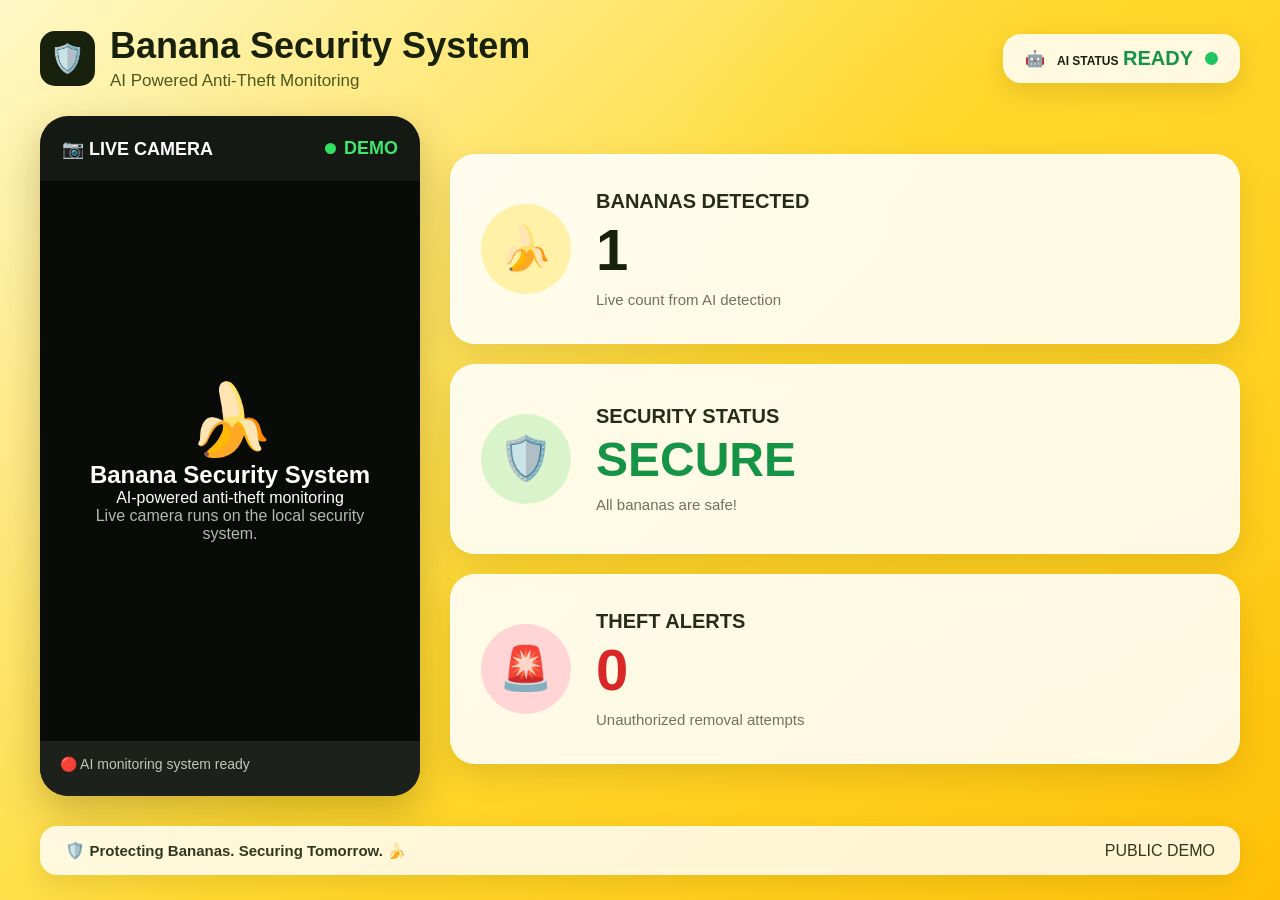
<file: index.html>
<!DOCTYPE html>
<html lang="en">

<head>
    <meta charset="UTF-8">
    <meta name="viewport" content="width=device-width, initial-scale=1.0">

    <title>Banana Security System</title>

    <link rel="stylesheet" href="static/style.css">
</head>

<body>

    <div class="page">

        <!-- HEADER -->
        <header class="header">

            <div class="brand">
                <div class="shield">🛡️</div>

                <div>
                    <h1>Banana Security System</h1>
                    <p>AI Powered Anti-Theft Monitoring</p>
                </div>
            </div>

            <div class="ai-status-top">
                🤖

                <div>
                    <span>AI STATUS</span>
                    <strong>READY</strong>
                </div>

                <div class="online-dot"></div>
            </div>

        </header>


        <!-- MAIN DASHBOARD -->
        <main class="dashboard">

            <!-- CAMERA -->
            <section class="camera-section">

                <div class="camera-header">

                    <div>
                        📷 <strong>LIVE CAMERA</strong>
                    </div>

                    <div class="live">
                        <span></span>
                        DEMO
                    </div>

                </div>

                <div class="camera-container">

                    <div style="
                        width:100%;
                        height:100%;
                        display:flex;
                        justify-content:center;
                        align-items:center;
                        flex-direction:column;
                        color:white;
                        text-align:center;
                        padding:20px;
                    ">

                        <div style="font-size:70px;">
                            🍌
                        </div>

                        <h2>Banana Security System</h2>

                        <p>
                            AI-powered anti-theft monitoring
                        </p>

                        <p style="opacity:0.7;">
                            Live camera runs on the local security system.
                        </p>

                    </div>

                </div>

                <div class="camera-footer">
                    🔴 AI monitoring system ready
                </div>

            </section>


            <!-- RIGHT SIDE -->
            <section class="cards-section">


                <!-- BANANA COUNT -->
                <div class="info-card banana-card">

                    <div class="icon-circle banana-icon">
                        🍌
                    </div>

                    <div class="card-content">

                        <h2>BANANAS DETECTED</h2>

                        <div class="big-number">
                            1
                        </div>

                        <p>
                            Live count from AI detection
                        </p>

                    </div>

                </div>


                <!-- SECURITY -->
                <div class="info-card security-card">

                    <div class="icon-circle shield-icon">
                        🛡️
                    </div>

                    <div class="card-content">

                        <h2>SECURITY STATUS</h2>

                        <div class="security-value">
                            SECURE
                        </div>

                        <p>
                            All bananas are safe!
                        </p>

                    </div>

                </div>


                <!-- THEFT ALERT -->
                <div class="info-card alert-card">

                    <div class="icon-circle alert-icon">
                        🚨
                    </div>

                    <div class="card-content">

                        <h2>THEFT ALERTS</h2>

                        <div class="alert-number">
                            0
                        </div>

                        <p>
                            Unauthorized removal attempts
                        </p>

                    </div>

                </div>

            </section>

        </main>


        <!-- FOOTER -->
        <footer class="footer">

            <div>
                🛡️
                <strong>
                    Protecting Bananas. Securing Tomorrow. 🍌
                </strong>
            </div>

            <div>
                PUBLIC DEMO
            </div>

        </footer>

    </div>

</body>

</html>
</file>
<file: static/style.css>
* {
    margin: 0;
    padding: 0;
    box-sizing: border-box;
}

body {
    font-family: Arial, Helvetica, sans-serif;
    min-height: 100vh;

    background:
        radial-gradient(
            circle at 85% 30%,
            rgba(255, 213, 40, 0.9),
            transparent 35%
        ),
        linear-gradient(
            135deg,
            #fff8c7,
            #ffd92f,
            #ffc107
        );

    color: #17210b;
}

.page {
    width: 100%;
    min-height: 100vh;
    padding: 25px 40px;

    display: flex;
    flex-direction: column;
}


/* =========================
   HEADER
========================= */

.header {
    display: flex;
    justify-content: space-between;
    align-items: center;
    margin-bottom: 25px;
}

.brand {
    display: flex;
    align-items: center;
    gap: 15px;
}

.shield {
    width: 55px;
    height: 55px;
    border-radius: 15px;

    background: #17210b;

    display: flex;
    align-items: center;
    justify-content: center;

    font-size: 28px;
}

.brand h1 {
    font-size: 36px;
    font-weight: 800;
    color: #17210b;
}

.brand p {
    margin-top: 4px;
    font-size: 17px;
    color: #4e571e;
}

.ai-status-top {
    background: rgba(255, 255, 255, 0.85);

    padding: 13px 22px;
    border-radius: 18px;

    display: flex;
    align-items: center;
    gap: 12px;

    box-shadow: 0 8px 25px rgba(70, 55, 0, 0.15);
}

.ai-status-top > div:nth-child(2) {
    display: flex;
    flex-direction: column;
}

.ai-status-top span {
    font-size: 12px;
    font-weight: bold;
}

.ai-status-top strong {
    color: #159447;
    font-size: 20px;
}

.online-dot {
    width: 13px;
    height: 13px;
    background: #20c463;
    border-radius: 50%;
}


/* =========================
   MAIN DASHBOARD
========================= */

.dashboard {
    flex: 1;

    display: grid;

    grid-template-columns:
        380px
        minmax(450px, 1fr);

    gap: 30px;

    max-width: 1450px;
    width: 100%;

    margin: auto;
}


/* =========================
   CAMERA
========================= */

.camera-section {
    background: #141914;

    border-radius: 28px;
    overflow: hidden;

    box-shadow:
        0 15px 40px rgba(50, 40, 0, 0.25);

    display: flex;
    flex-direction: column;

    height: 680px;
}


.camera-header {
    height: 65px;

    padding: 0 22px;

    color: white;

    display: flex;
    align-items: center;
    justify-content: space-between;

    font-size: 18px;

    flex-shrink: 0;
}


.live {
    display: flex;
    align-items: center;

    gap: 8px;

    color: #40e66e;

    font-weight: bold;
}

.live span {
    width: 11px;
    height: 11px;

    background: #32df60;

    border-radius: 50%;
}


/* =========================
   PORTRAIT CAMERA WINDOW
========================= */

.camera-container {
    flex: 1;

    display: flex;
    justify-content: center;
    align-items: center;

    background: #080b08;

    overflow: hidden;

    padding: 15px 20px;
}


.camera-feed {
    width: 100%;
    height: 100%;

    object-fit: cover;

    object-position: center center;

    border-radius: 15px;
}


/* =========================
   CAMERA FOOTER
========================= */

.camera-footer {
    min-height: 55px;

    padding: 15px 20px;

    background: #1c211c;

    color: #bfc6bc;

    font-size: 14px;

    flex-shrink: 0;
}


/* =========================
   RIGHT CARDS
========================= */

.cards-section {
    display: flex;
    flex-direction: column;

    gap: 20px;

    justify-content: center;
}


.info-card {
    background: rgba(255, 255, 255, 0.88);

    border-radius: 25px;

    padding: 30px;

    min-height: 190px;

    display: flex;
    align-items: center;

    gap: 25px;

    box-shadow:
        0 12px 30px rgba(75, 55, 0, 0.14);

    border: 1px solid rgba(255, 255, 255, 0.8);

    transition: 0.25s;
}

.info-card:hover {
    transform: translateY(-3px);

    box-shadow:
        0 18px 35px rgba(75, 55, 0, 0.2);
}

.icon-circle {
    width: 90px;
    height: 90px;

    min-width: 90px;

    border-radius: 50%;

    display: flex;
    align-items: center;
    justify-content: center;

    font-size: 43px;
}

.banana-icon {
    background: #fff1a8;
}

.shield-icon {
    background: #d9f4ca;
}

.alert-icon {
    background: #ffd5d5;
}

.card-content h2 {
    font-size: 20px;

    margin-bottom: 8px;

    color: #252d1a;
}

.big-number {
    font-size: 58px;

    font-weight: 900;

    line-height: 1;

    color: #17210b;
}

.security-value {
    font-size: 48px;

    font-weight: 900;

    color: #159447;

    line-height: 1;
}

.alert-number {
    font-size: 58px;

    font-weight: 900;

    line-height: 1;

    color: #d92727;
}

.card-content p {
    margin-top: 12px;

    color: #6d735f;

    font-size: 15px;
}

.security-value.danger {
    color: #d92727;
}

.danger-card {
    background: #fff0f0;

    border: 2px solid #ff7070;

    animation: dangerPulse 1s infinite alternate;
}

@keyframes dangerPulse {

    from {
        box-shadow:
            0 8px 25px rgba(255, 50, 50, 0.1);
    }

    to {
        box-shadow:
            0 8px 35px rgba(255, 50, 50, 0.35);
    }
}


/* =========================
   FOOTER
========================= */

.footer {
    margin-top: 25px;

    background: rgba(255, 255, 255, 0.82);

    border-radius: 17px;

    padding: 15px 25px;

    display: flex;

    justify-content: space-between;

    align-items: center;

    color: #30391c;

    box-shadow:
        0 8px 25px rgba(70, 55, 0, 0.12);
}

.footer strong {
    font-size: 15px;
}


/* =========================
   RESPONSIVE
========================= */

@media (max-width: 900px) {

    .page {
        padding: 18px;
    }

    .header {
        flex-direction: column;

        align-items: flex-start;

        gap: 18px;
    }

    .brand h1 {
        font-size: 28px;
    }

    .dashboard {
        grid-template-columns: 1fr;
    }

    .camera-section {
        height: 650px;
    }

    .footer {
        flex-direction: column;

        gap: 10px;

        text-align: center;
    }
}


@media (max-width: 550px) {

    .info-card {
        padding: 20px;
    }

    .icon-circle {
        width: 65px;
        height: 65px;

        min-width: 65px;

        font-size: 30px;
    }

    .card-content h2 {
        font-size: 16px;
    }

    .big-number,
    .alert-number {
        font-size: 45px;
    }

    .security-value {
        font-size: 35px;
    }
}
</file>
